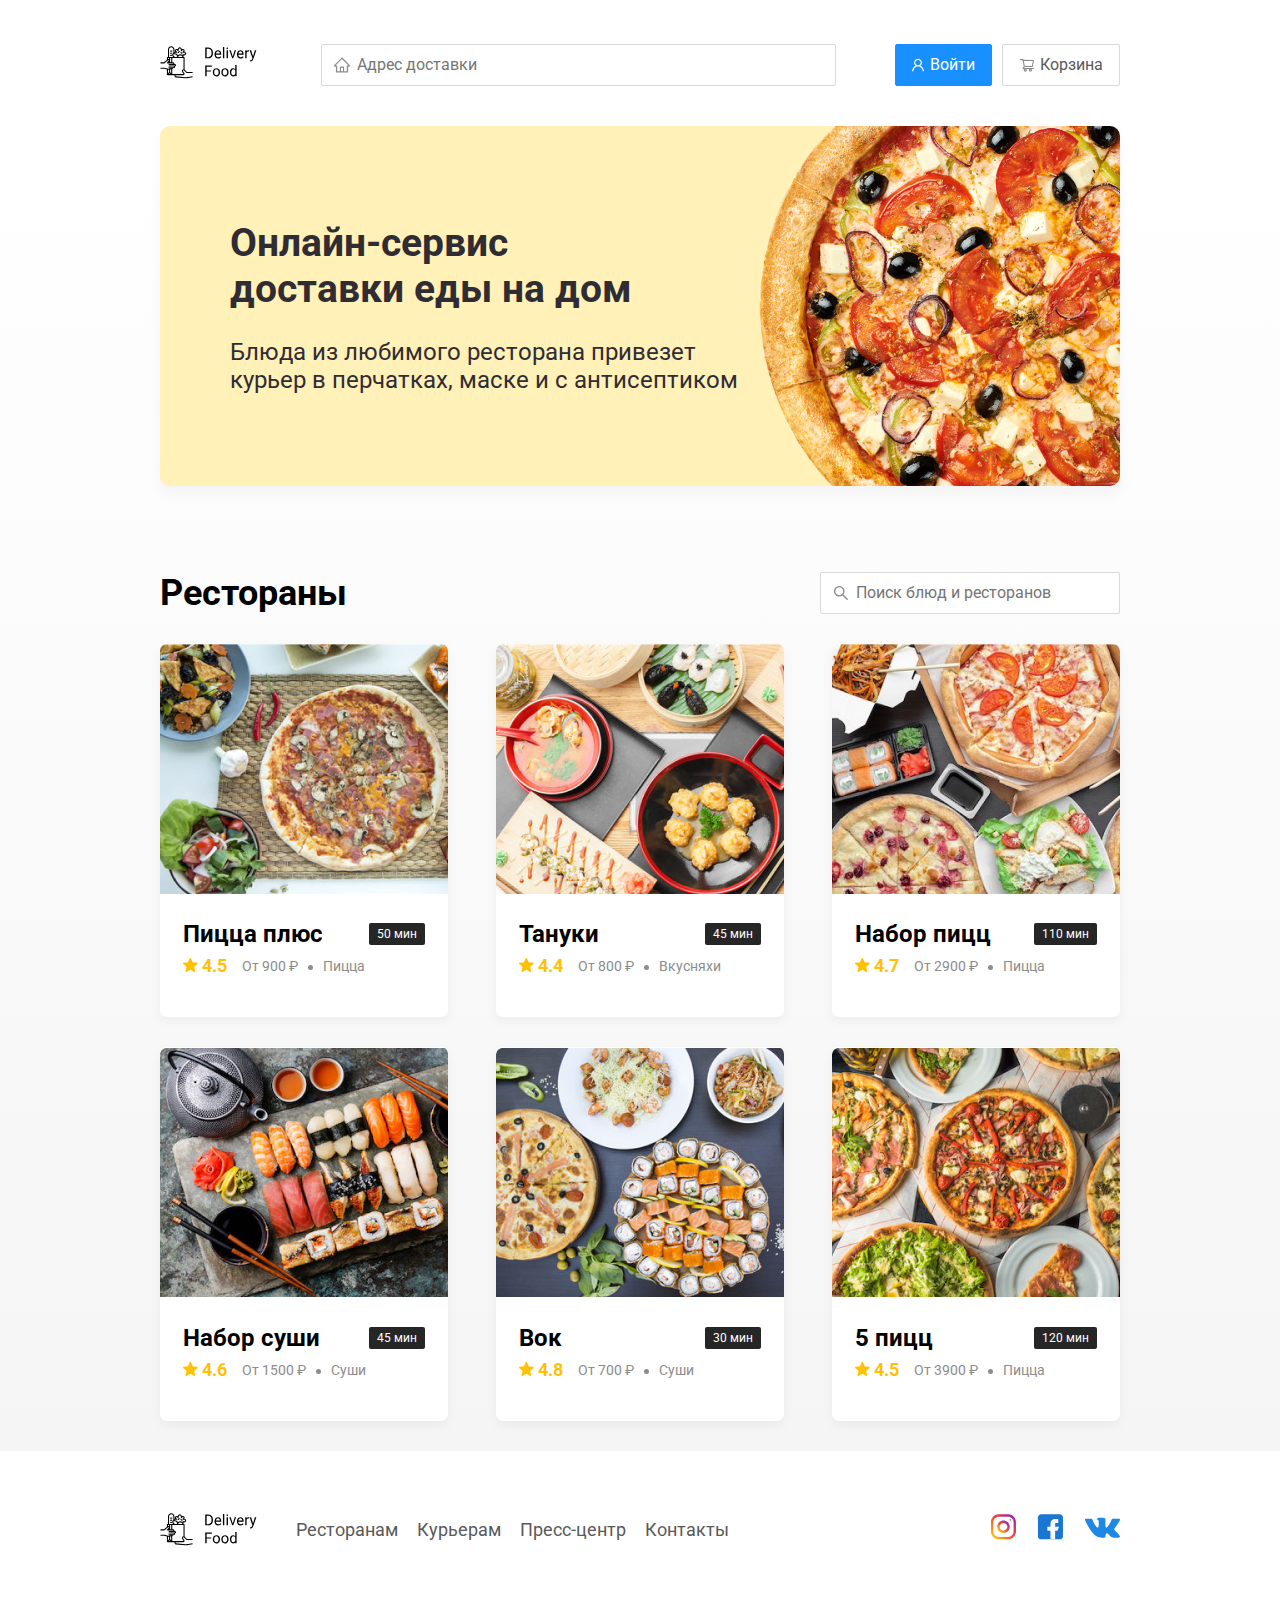
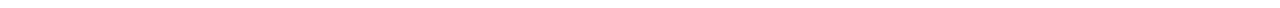
<file: index.html>
<!DOCTYPE html>
<html lang="ru">
  <head>
    <meta charset="UTF-8" />
    <meta name="viewport" content="width=device-width, initial-scale=1.0" />
    <title>Delivery Food - доставка еды на дом</title>
    <link
      href="https://fonts.googleapis.com/css2?family=Roboto:wght@400;700&display=swap"
      rel="stylesheet"
    />
    <link rel="stylesheet" href="css/animate_min.css" />
    <link rel="stylesheet" href="css\normalize.css" />
    <link rel="stylesheet" href="css/style.css" />
  </head>
  <body>
    <div class="container">
      <header class="header">
        <a href="index.html" class="logo animated bounce">
          <img src="img\logo.svg" alt="Logo" class="logo" />
        </a>
        <input
          type="text"
          class="input input-address"
          placeholder="Адрес доставки"
        />
        <div class="buttons">
          <button class="button button-primary">
            <img src="img\user.svg" alt="" class="button-icon" />
            <span class="button-text">Войти</span>
          </button>
          <button class="button">
            <img src="img\shop.svg" alt="vect" class="button-icon" />
            <span class="button-text">Корзина</span>
          </button>
        </div>
      </header>
    </div>
    <!--.container-->
    <main class="main">
      <div class="container">
        <section class="promo">
          <h1 class="promo-title">Онлайн-сервис<br />доставки еды на дом</h1>
          <p class="promo-text">
            Блюда из любимого ресторана привезет курьер в перчатках, маске и с
            антисептиком
          </p>
        </section>
        <section class="restaurants">
          <div class="section-heading">
            <h2 class="section-title">Рестораны</h2>
            <input
              type="text"
              class="input input-search"
              placeholder="Поиск блюд и ресторанов"
            />
          </div>
          <div class="cards">
            <a href="restaurant.html" class="card">
              <img src="img\image.jpg" alt="image" class="card-image" />
              <div class="card-text">
                <div class="card-heading">
                  <h3 class="card-title">Пицца плюс</h3>
                  <span class="card-tag tag">50 мин</span>
                </div>
                <!-- /.card-heading -->
                <div class="card-info">
                  <div class="rating">
                    <img src="img\Star.png" alt="rating" class="rating-star" />
                    4.5
                  </div>
                  <div class="price">От 900 ₽</div>
                  <div class="category">Пицца</div>
                </div>
                <!-- /.card-info -->
              </div>
              <!-- /.card-text -->
            </a>
            <!-- /.card -->

            <a href="restaurant.html" class="card">
              <img src="img\image2.png" alt="image" class="card-image" />
              <div class="card-text">
                <div class="card-heading">
                  <h3 class="card-title">Тануки</h3>
                  <span class="card-tag tag">45 мин</span>
                </div>
                <!-- /.card-heading -->
                <div class="card-info">
                  <div class="rating">
                    <img src="img\Star.png" alt="rating" class="rating-star" />
                    4.4
                  </div>
                  <div class="price">От 800 ₽</div>
                  <div class="category">Вкусняхи</div>
                </div>
                <!-- /.card-info -->
              </div>
              <!-- /.card-text -->
            </a>
            <!-- /.card -->

            <a href = "restaurant.html" class="card">
              <img src="img\image3.jpg" alt="image" class="card-image" />
              <div class="card-text">
                <div class="card-heading">
                  <h3 class="card-title">Набор пицц</h3>
                  <span class="card-tag tag">110 мин</span>
                </div>
                <!-- /.card-heading -->
                <div class="card-info">
                  <div class="rating">
                    <img src="img\Star.png" alt="rating" class="rating-star" />
                    4.7
                  </div>
                  <div class="price">От 2900 ₽</div>
                  <div class="category">Пицца</div>
                </div>
                <!-- /.card-info -->
              </div>
              <!-- /.card-text -->
            </a>
            <!-- /.card -->

            <a href = "restaurant.html" class="card">
              <img src="img\image4.jpg" alt="image" class="card-image" />
              <div class="card-text">
                <div class="card-heading">
                  <h3 class="card-title">Набор суши</h3>
                  <span class="card-tag tag">45 мин</span>
                </div>
                <!-- /.card-heading -->
                <div class="card-info">
                  <div class="rating">
                    <img src="img\Star.png" alt="rating" class="rating-star" />
                    4.6
                  </div>
                  <div class="price">От 1500 ₽</div>
                  <div class="category">Суши</div>
                </div>
                <!-- /.card-info -->
              </div>
              <!-- /.card-text -->
            </a>
            <!-- /.card -->

            <a href = "restaurant.html" class="card">
              <img src="img\image5.jpg" alt="image" class="card-image" />
              <div class="card-text">
                <div class="card-heading">
                  <h3 class="card-title">Вок</h3>
                  <span class="card-tag tag">30 мин</span>
                </div>
                <!-- /.card-heading -->
                <div class="card-info">
                  <div class="rating">
                    <img src="img\Star.png" alt="rating" class="rating-star" />
                    4.8
                  </div>
                  <div class="price">От 700 ₽</div>
                  <div class="category">Суши</div>
                </div>
                <!-- /.card-info -->
              </div>
              <!-- /.card-text -->
            </a>
            <!-- /.card -->

            <a href = "restaurant.html" class="card">
              <img src="img\image6.jpg" alt="image" class="card-image" />
              <div class="card-text">
                <div class="card-heading">
                  <h3 class="card-title">5 пицц</h3>
                  <span class="card-tag tag">120 мин</span>
                </div>
                <!-- /.card-heading -->
                <div class="card-info">
                  <div class="rating">
                    <img src="img\Star.png" alt="rating" class="rating-star" />
                    4.5
                  </div>
                  <div class="price">От 3900 ₽</div>
                  <div class="category">Пицца</div>
                </div>
                <!-- /.card-info -->
              </div>
              <!-- /.card-text -->
            </div>
            <!-- /.card -->
          </a>
          <!-- /.cards -->
        </section>
      </div>
    </main>
    <footer class="footer">
      <div class="container">
        <div class="footer-block">
          <img src="img/logo.svg" alt="logo" class="logo footer-logo" />
          <nav class="footer-nav">
            <a href="#" class="footer-link">Ресторанам</a>
            <a href="#" class="footer-link">Курьерам</a>
            <a href="#" class="footer-link">Пресс-центр</a>
            <a href="#" class="footer-link">Контакты</a>
          </nav>
          <div class="social-links">
            <a href="#" class="social-link"
              ><img src="img/inst.svg" alt="inst"
            /></a>
            <a href="#" class="social-link"
              ><img src="img\fb.svg" alt="fb"
            /></a>
            <a href="#" class="social-link"
              ><img src="img\vk.svg" alt="vk"
            /></a>
          </div>
          <!-- /.social-links -->
        </div>
        <!-- /.footer-block -->
      </div>
    </footer>
  </body>
</html>
</file>
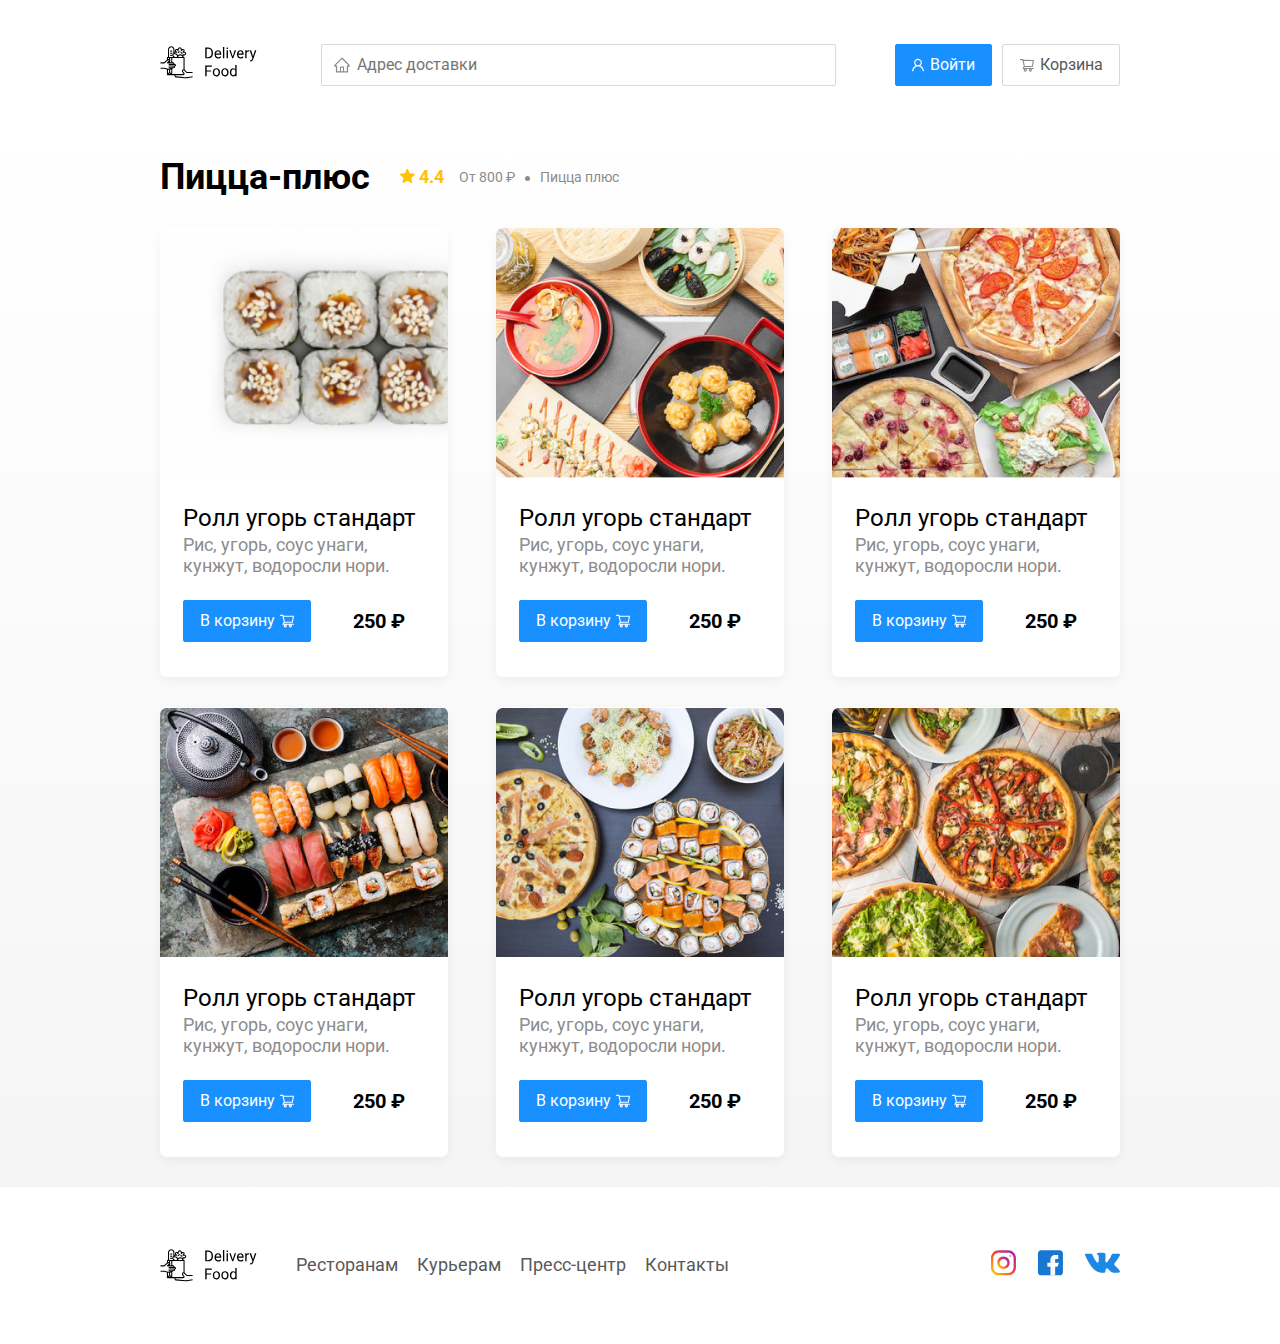
<file: restaurant.html>
<!DOCTYPE html>
<html lang="ru">
  <head>
    <meta charset="UTF-8" />
    <meta name="viewport" content="width=device-width, initial-scale=1.0" />
    <title>Пицца плюс - доставка еды на дом</title>
    <link
      href="https://fonts.googleapis.com/css2?family=Roboto:wght@400;700&display=swap"
      rel="stylesheet"
    />
    <link rel="stylesheet" href="css/animate_min.css" />
    <link rel="stylesheet" href="css\normalize.css" />
    <link rel="stylesheet" href="css/style.css" />
  </head>
  <body>
    <div class="container">
      <header class="header">
        <a href="index.html" class="logo">
          <img src="img\logo.svg" alt="Logo" class="logo" />
        </a>
        <input
          type="text"
          class="input input-address"
          placeholder="Адрес доставки"
        />
        <div class="buttons">
          <button class="button button-primary">
            <img src="img\user.svg" alt="" class="button-icon" />
            <span class="button-text">Войти</span>
          </button>
          <button class="button" id="cart-button">
            <img src="img\shop.svg" alt="vect" class="button-icon" />
            <span class="button-text">Корзина</span>
          </button>
        </div>
      </header>
    </div>
    <!--.container-->
    <main class="main">
      <div class="container">
        <section class="restaurants">
          <div class="section-heading">
            <h2 class="section-title">Пицца-плюс</h2>
            <div class="card-info">
              <div class="rating">
                <img src="img\Star.png" alt="rating" class="rating-star" />
                4.4
              </div>
              <div class="price">От 800 ₽</div>
              <div class="category">Пицца плюс</div>
            </div>
            <!-- /.card-info -->
          </div>
          <div class="cards">
            <div class="card wow bounceInUp" data-wow-delay="0.2s">
              <img src="img/rus.jpg" alt="image" class="card-image" />
              <div class="card-text">
                <div class="card-heading">
                  <h3 class="card-title card-title-reg">Ролл угорь стандарт</h3>
                </div>
                <!-- /.card-heading -->
                <div class="card-info">
                  <div class="ingredients">
                    Рис, угорь, соус унаги, кунжут, водоросли нори.
                  </div>
                </div>
                <!-- /.card-info -->
                <div class="card-buttons">
                  <button class="button button-primary">
                    <span class="button-card-text"> В корзину </span>
                    <img class="button-card-image" src="img/buy.svg" alt="" />
                  </button>
                  <strong class="card-price-bold">250 ₽</strong>
                </div>
              </div>
              <!-- /.card-text -->
            </div>
            <!-- /.card -->

            <div class="card wow bounceInUp" data-wow-delay="0.4s">
              <img src="img\image2.png" alt="image" class="card-image" />
              <div class="card-text">
                <div class="card-heading">
                  <h3 class="card-title card-title-reg">Ролл угорь стандарт</h3>
                </div>
                <!-- /.card-heading -->
                <div class="card-info">
                  <div class="ingredients">
                    Рис, угорь, соус унаги, кунжут, водоросли нори.
                  </div>
                </div>
                <!-- /.card-info -->
                <div class="card-buttons">
                  <button class="button button-primary">
                    <span class="button-card-text"> В корзину </span>
                    <img class="button-card-image" src="img/buy.svg" alt="" />
                  </button>
                  <strong class="card-price-bold">250 ₽</strong>
                </div>
              </div>
            </div>
            <!-- /.card -->

            <div class="card wow bounceInUp" data-wow-delay="0.6s">
              <img src="img\image3.jpg" alt="image" class="card-image" />
              <div class="card-text">
                <div class="card-heading">
                  <h3 class="card-title card-title-reg">Ролл угорь стандарт</h3>
                </div>
                <!-- /.card-heading -->
                <div class="card-info">
                  <div class="ingredients">
                    Рис, угорь, соус унаги, кунжут, водоросли нори.
                  </div>
                </div>
                <!-- /.card-info -->
                <div class="card-buttons">
                  <button class="button button-primary">
                    <span class="button-card-text"> В корзину </span>
                    <img class="button-card-image" src="img/buy.svg" alt="" />
                  </button>
                  <strong class="card-price-bold">250 ₽</strong>
                </div>
              </div>
            </div>
            <!-- /.card -->

            <div class="card wow bounceInUp" data-wow-delay="0.2s">
              <img src="img\image4.jpg" alt="image" class="card-image" />
              <div class="card-text">
                <div class="card-heading">
                  <h3 class="card-title card-title-reg">Ролл угорь стандарт</h3>
                </div>
                <!-- /.card-heading -->
                <div class="card-info">
                  <div class="ingredients">
                    Рис, угорь, соус унаги, кунжут, водоросли нори.
                  </div>
                </div>
                <!-- /.card-info -->
                <div class="card-buttons">
                  <button class="button button-primary">
                    <span class="button-card-text"> В корзину </span>
                    <img class="button-card-image" src="img/buy.svg" alt="" />
                  </button>
                  <strong class="card-price-bold">250 ₽</strong>
                </div>
              </div>
            </div>
            <!-- /.card -->

            <div class="card wow bounceInUp" data-wow-delay="0.4s">
              <img src="img\image5.jpg" alt="image" class="card-image" />
              <div class="card-text">
                <div class="card-heading">
                  <h3 class="card-title card-title-reg">Ролл угорь стандарт</h3>
                </div>
                <!-- /.card-heading -->
                <div class="card-info">
                  <div class="ingredients">
                    Рис, угорь, соус унаги, кунжут, водоросли нори.
                  </div>
                </div>
                <!-- /.card-info -->
                <div class="card-buttons">
                  <button class="button button-primary">
                    <span class="button-card-text"> В корзину </span>
                    <img class="button-card-image" src="img/buy.svg" alt="" />
                  </button>
                  <strong class="card-price-bold">250 ₽</strong>
                </div>
              </div>
            </div>
            <!-- /.card -->

            <div class="card wow bounceInUp" data-wow-delay="0.6s">
              <img src="img\image6.jpg" alt="image" class="card-image" />
              <div class="card-text">
                <div class="card-heading">
                  <h3 class="card-title card-title-reg">Ролл угорь стандарт</h3>
                </div>
                <!-- /.card-heading -->
                <div class="card-info">
                  <div class="ingredients">
                    Рис, угорь, соус унаги, кунжут, водоросли нори.
                  </div>
                </div>
                <!-- /.card-info -->
                <div class="card-buttons">
                  <button class="button button-primary">
                    <span class="button-card-text"> В корзину </span>
                    <img class="button-card-image" src="img/buy.svg" alt="" />
                  </button>
                  <strong class="card-price-bold">250 ₽</strong>
                </div>
              </div>
            </div>
            <!-- /.card -->
          </div>
          <!-- /.cards -->
        </section>
      </div>
    </main>
    <footer class="footer">
      <div class="container">
        <div class="footer-block">
          <img src="img/logo.svg" alt="logo" class="logo footer-logo" />
          <nav class="footer-nav">
            <a href="#" class="footer-link">Ресторанам</a>
            <a href="#" class="footer-link">Курьерам</a>
            <a href="#" class="footer-link">Пресс-центр</a>
            <a href="#" class="footer-link">Контакты</a>
          </nav>
          <div class="social-links">
            <a href="#" class="social-link"
              ><img src="img/inst.svg" alt="inst"
            /></a>
            <a href="#" class="social-link"
              ><img src="img\fb.svg" alt="fb"
            /></a>
            <a href="#" class="social-link"
              ><img src="img\vk.svg" alt="vk"
            /></a>
          </div>
          <!-- /.social-links -->
        </div>
        <!-- /.footer-block -->
      </div>
    </footer>

    <div class="modal">
      <div class="modal-dialog">
        <div class="modal-header">
          <h3 class="modal-title">Корзина</h3>
          <button class="close">&times;</button>
        </div>
        <!-- /.modal-header -->
        <div class="modal-body">
          <div class="food-row">
            <span class="food-name"> Ролл угорь стандарт </span>
            <strong class="food-price">250 ₽</strong>
            <div class="food-counter">
              <button class="counter-button">-</button>
              <span class="counter">1</span>
              <button class="counter-button">+</button>
            </div>
          </div>
          <!-- /.foods-row -->
          <div class="food-row">
            <span class="food-name"> Ролл угорь стандарт </span>
            <strong class="food-price">250 ₽</strong>
            <div class="food-counter">
              <button class="counter-button">-</button>
              <span class="counter">1</span>
              <button class="counter-button">+</button>
            </div>
          </div>
          <!-- /.foods-row -->
          <div class="food-row">
            <span class="food-name"> Ролл угорь стандарт </span>
            <strong class="food-price">250 ₽</strong>
            <div class="food-counter">
              <button class="counter-button">-</button>
              <span class="counter">1</span>
              <button class="counter-button">+</button>
            </div>
          </div>
          <!-- /.foods-row -->
          <div class="food-row">
            <span class="food-name"> Ролл угорь стандарт </span>
            <strong class="food-price">250 ₽</strong>
            <div class="food-counter">
              <button class="counter-button">-</button>
              <span class="counter">1</span>
              <button class="counter-button">+</button>
            </div>
          </div>
          <!-- /.foods-row -->
        </div>
        <!-- /.modal-body -->
        <div class="modal-footer">
          <span class="price-tag">1250 ₽</span>
          <div class="footer-buttons">
            <button class="button button-primary">Оформить заказ</button>
            <button class="button">Отмена</button>
          </div>
        </div>
        <!-- /.modal-footer -->
      </div>
      <!-- /.modal-dialog -->
    </div>
    <script src="js/wow.min.js"></script>
    <script src="js/main.js"></script>
      </body>
</html>
</file>
<file: css/style.css>
* {
  box-sizing: border-box;
}
.container {
  max-width: 1200px;
  margin: auto;
}
.header {
  display: flex;
  align-items: center;
  justify-content: space-between;
  margin-bottom: 40px;
}

.input {
  background: #ffffff;
  border: 1px solid #d9d9d9;
  border-radius: 2px;
  font-size: 16px;
  line-height: 24px;
  background-repeat: no-repeat;
  background-position: left 11px center;
  padding-left: 35px;
}
.input-address {
  padding-top: 8px;
  padding-bottom: 8px;
  flex: 0.8;
  background-image: url(../img/home.svg);
}
.input-search {
  padding-top: 8px;
  padding-bottom: 8px;
  background-image: url(../img/search.svg);
  width: 300px;
  margin-left: auto;
}
.buttons {
  display: flex;
  align-items: center;
}
.button {
  display: flex;
  align-items: center;
  padding: 8px 16px;
  background: #ffffff;
  border: 1px solid #d9d9d9;
  box-sizing: border-box;
  box-shadow: 0px 0px 2px rgba(0, 0, 0, 0.0015);
  border-radius: 2px;
  font-size: 16px;
  line-height: 24px;
  color: #595959;
}
.button-primary {
  background: #1890ff;
  color: #ffffff;
  font-size: 16px;
  line-height: 24px;
  border: 1px solid #1890ff;
  margin-right: 10px;
}
.button-card-text {
  margin-right: 4px;
}
.button-icon {
  margin-right: 6px;
  vertical-align: center;
}
body {
  font-family: "Roboto", sans-serif;
  padding-top: 44px;
}
.promo {
  box-shadow: 0px 7px 12px rgba(158, 158, 163, 0.1);
  background: #fff1b8 url(../img/promo-image.png) no-repeat top 50px right -100px /
    800px;
  border-radius: 10px;
  padding: 68px 70px;
  margin-bottom: 56px;
}
.promo-text {
  max-width: 538px;
  font-style: normal;
  font-weight: normal;
  font-size: 24px;
  line-height: 28px;
  color: #302c34;
}
.promo-title {
  font-style: normal;
  font-weight: bold;
  font-size: 39px;
  line-height: 46px;
  color: #302c34;
}
.main {
  background: linear-gradient(
    180deg,
    rgba(245, 245, 245, 0) 1.04%,
    #f5f5f5 100%
  );
}
.section-heading {
  display: flex;
  align-items: center;
}
.section-title {
  font-style: normal;
  font-weight: bold;
  font-size: 36px;
  line-height: 42px;
  color: #000000;
  margin-right: 30px;
}
.cards {
  display: flex;
  flex-wrap: wrap;
  align-items: flex-start;
  justify-content: space-between;
}
.card {
  background: #ffffff;
  box-shadow: 0px 4px 12px rgba(0, 0, 0, 0.05);
  border-radius: 7px;
  overflow: hidden;
  margin-bottom: 30px;
  flex-basis: 30%;
  text-decoration: none;
}
.card-image {
  width: 384px;
  height: 250px;
  object-fit: cover;
}
.card-text {
  padding-top: 20px;
  padding-bottom: 35px;
  padding-left: 23px;
  padding-right: 23px;
}
.card-heading {
  display: flex;
  align-items: center;
  justify-content: space-between;
}
.card-title {
  margin: 0;
  font-style: normal;
  font-weight: bold;
  font-size: 24px;
  line-height: 32px;
  color: #000000;
}
.card-title-reg {
  font-weight: 400;
  font-size: 24px;
  line-height: 32px;
}
.card-tag {
  background: #262626;
  border-radius: 2px;
  font-style: normal;
  font-weight: normal;
  font-size: 12px;
  line-height: 20px;
  display: flex;
  align-items: center;
  color: #ffffff;
  padding: 1px 8px;
}
.card-info {
  display: flex;
  align-items: center;
  flex-wrap: wrap;
}
.card-buttons {
  display: flex;
  align-items: center;
  margin-top: 24px;
}
.card-price-bold {
  font-style: normal;
  font-weight: bold;
  font-size: 20px;
  line-height: 32px;
  margin-left: 32px;
  /* identical to box height, or 160% */

  color: #000000;
}
.rating {
  margin-right: 26px;
  font-style: normal;
  font-weight: bold;
  font-size: 18px;
  line-height: 32px;
  color: #ffc107;
}
.price {
  font-style: normal;
  font-weight: normal;
  font-size: 18px;
  line-height: 32px;
  color: #8c8c8c;
}
.category {
  margin-left: 10px;
  font-style: normal;
  font-weight: normal;
  font-size: 18px;
  line-height: 32px;
  color: #8c8c8c;
}
.ingredients {
  padding-left: 0;
  font-style: normal;
  font-weight: normal;
  font-size: 18px;
  line-height: 21px;
  color: #8c8c8c;
}
.price:after {
  content: "";
  width: 5px;
  height: 5px;
  background-color: #8c8c8c;
  display: inline-block;
  vertical-align: middle;
  border-radius: 50%;
  margin-left: 10px;
}
.footer {
  padding: 60px 0;
}
.footer-block {
  display: flex;
  justify-content: space-between;
  align-items: center;
}
.footer-link {
  text-decoration: none;
  font-style: normal;
  font-weight: normal;
  font-size: 18px;
  line-height: 21px;
  color: #595959;
  display: inline-block;
}
.footer-link:not(:last-child) {
  margin-right: 15px;
}
.footer-link:hover {
  color: #2b2626;
}
.footer-nav {
  margin-right: auto;
  margin-left: 35px;
}
.social-links {
  display: flex;
  align-items: center;
}
.social-link:not(:last-child) {
  margin-right: 21px;
}
.modal {
  position: fixed;
  left: 0;
  top: 0;
  width: 100%;
  height: 100%;
  background: rgba(0, 0, 0, 0.4);
  display: none;
}
.is-open {
  display: flex;
}
.modal-dialog {
  max-width: 780px;
  width: 95%;
  background: #ffffff;
  border-radius: 5px;
  margin: auto;
  padding: 40px 45px;
}
.modal-title {
  margin: 0;
  font-style: normal;
  font-weight: bold;
  font-size: 36px;
  line-height: 42px;
  color: #000000;
}
.modal-header {
  display: flex;
  justify-content: space-between;
  align-items: center;
  margin-bottom: 45px;
}
.close {
  font-size: 36px;
  border: none;
  background-color: transparent;
}
.food-row {
  display: flex;
  align-items: flex-start;
  justify-content: space-between;
  padding-bottom: 8px;
  border-bottom: 1px solid #d9d9d9;
  margin-bottom: 15px;
}
.food-price {
  margin-left: auto;
  margin-right: 47px;
  font-style: normal;
  font-weight: bold;
  font-size: 20px;
  line-height: 32px;
  color: #000000;
}
.food-name {
  font-style: normal;
  font-weight: normal;
  font-size: 18px;
  line-height: 32px;
  color: #000000;
}
.counter-button {
  display: flex;
  align-items: center;
  justify-content: center;
  width: 39px;
  height: 32px;
  background: #ffffff;
  border: 1px solid #40a9ff;
  box-sizing: border-box;
  border-radius: 2px;
  font-size: 14px;
  line-height: 22px;
  color: #40a9ff;
}
.food-counter {
  display: flex;
  align-items: center;
}
.counter {
  font-size: 16px;
  line-height: 24px;
  margin-right: 10px;
  margin-left: 10px;
}
.modal-body {
  margin-bottom: 52px;
}
.modal-footer {
  display: flex;
  align-items: center;
  justify-content: space-between;
}
.footer-buttons {
  display: flex;
  align-items: center;
}
.price-tag {
  background: #262626;
  border-radius: 5px;
  padding: 15px 20px;
  font-weight: bold;
  font-size: 20px;
  line-height: 23px;
  color: #fafafa;
}
@media (max-width: 1366px) {
  .container {
    max-width: 960px;
  }
  .promo {
    background-position: center right -300px;
    background-size: 800px;
  }
  .category,
  .price {
    font-size: 14px;
  }
  .rating {
    margin-right: 15px;
  }
  .category {
    text-overflow: ellipsis;
    overflow: hidden;
    white-space: nowrap;
    max-width: 150px;
  }
}
@media (max-width: 992px) {
  .container {
    max-width: 750px;
  }
  .promo {
    padding: 50px;
    background-size: 500px;
    background-position: center right -200px;
  }
  .promo-text {
    font-size: 18px;
    max-width: 400px;
  }
  .card {
    flex-basis: 49%;
  }
  .footer-link {
    font-size: 16px;
  }
}
@media (max-width: 768px) {
  .container {
    max-width: 560px;
  }
  .rating {
    flex-basis: 100%;
  }
  .card-info {
    flex-wrap: wrap;
  }
  .card-title {
    font-size: 18px;
  }
  .promo {
    background-size: 400px;
    background-position: bottom 5px right -200px;
  }
  .promo-title {
    font-size: 24px;
    line-height: 1.4;
  }
  .promo-text {
    margin-top: 0;
  }
}
@media (max-width: 578px) {
  .container {
    max-width: 90%;
  }
  .header {
    flex-wrap: wrap;
  }
  .input-address {
    order: 5;
    margin-top: 15px;
    flex: 1;
  }
  .promo {
    background-image: none;
  }
  .promo-title {
    margin-bottom: 10px;
  }
  .section-title {
    font-size: 20px;
  }
  .card {
    flex-basis: 100%;
  }
  .card-image {
    width: 100%;
  }
  .footer {
    padding: 30px;
  }
  .footer-block {
    align-items: flex-start;
  }
  .footer-nav {
    margin-left: 0;
    margin-right: 0;
    order: 0;
    display: flex;
    flex-direction: column;
  }
  .footer-logo {
    margin-right: 15px;
    order: 1;
  }
  .social-links {
    order: 2;
  }
}
@media (max-width: 480px) {
  .button-text {
    display: none;
  }
  .button-icon {
    min-height: 15px;
    margin-right: 0;
  }
  .section-heading {
    flex-wrap: wrap;
    margin-bottom: 20px;
  }
  .promo {
    padding: 20px;
  }
  .footer-block {
    flex-wrap: wrap;
    flex-direction: column;
    align-items: center;
  }
  .footer-logo {
    order: 0;
    margin-bottom: 20px;
  }
  .social-links {
    margin-top: 20px;
  }
  .footer-nav {
    text-align: center;
  }
  .footer-link:not(:last-child) {
    margin-right: 0;
  }
}
</file>
